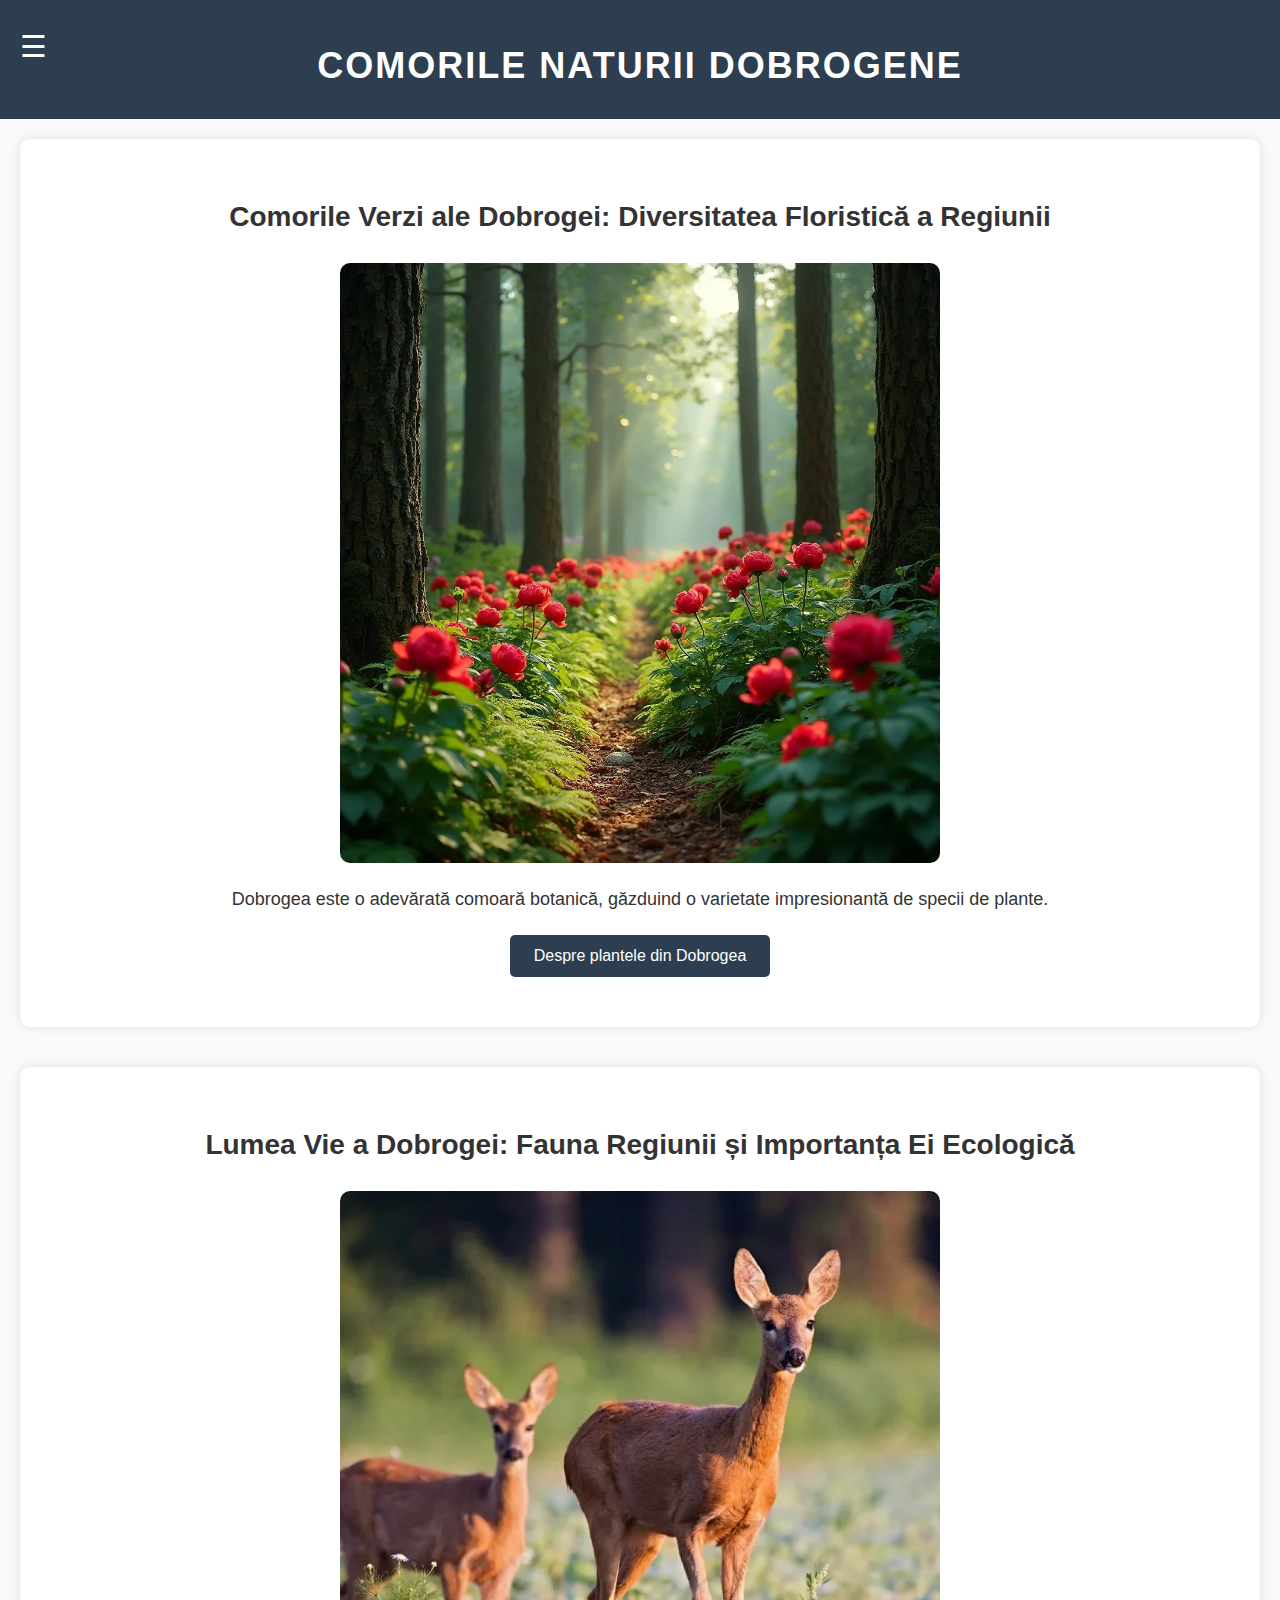
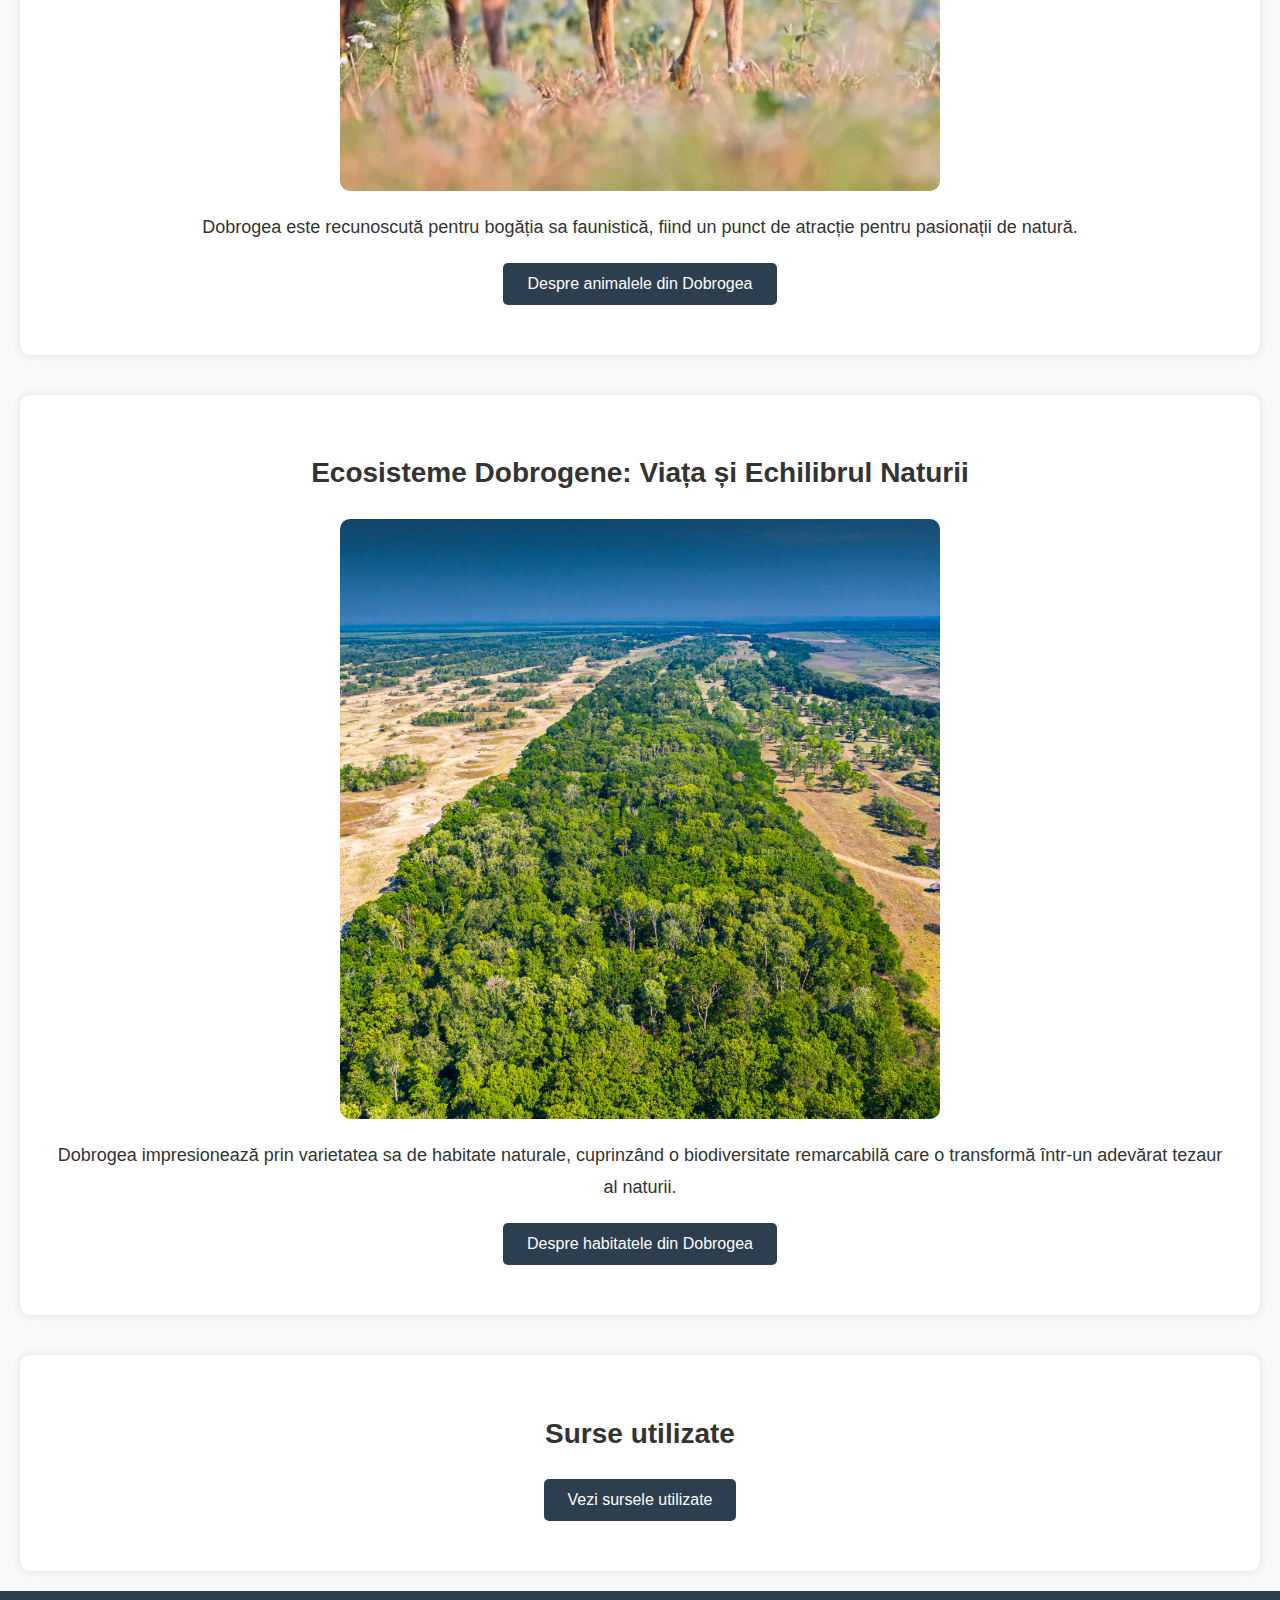
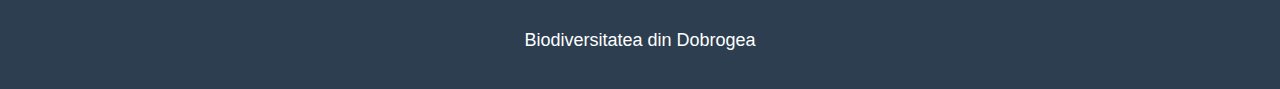
<file: index.html>
<!DOCTYPE html>
<html lang="ro">
<head>
    <meta charset="UTF-8">
    <title>Redirecționare...</title>
    <script>
        window.location.href = "Acasă.html";
    </script>
</head>
<body>
    <p>Dacă nu ești redirecționat automat, <a href="Acasă.html">apasă aici</a>.</p>
</body>
</html>
</file>
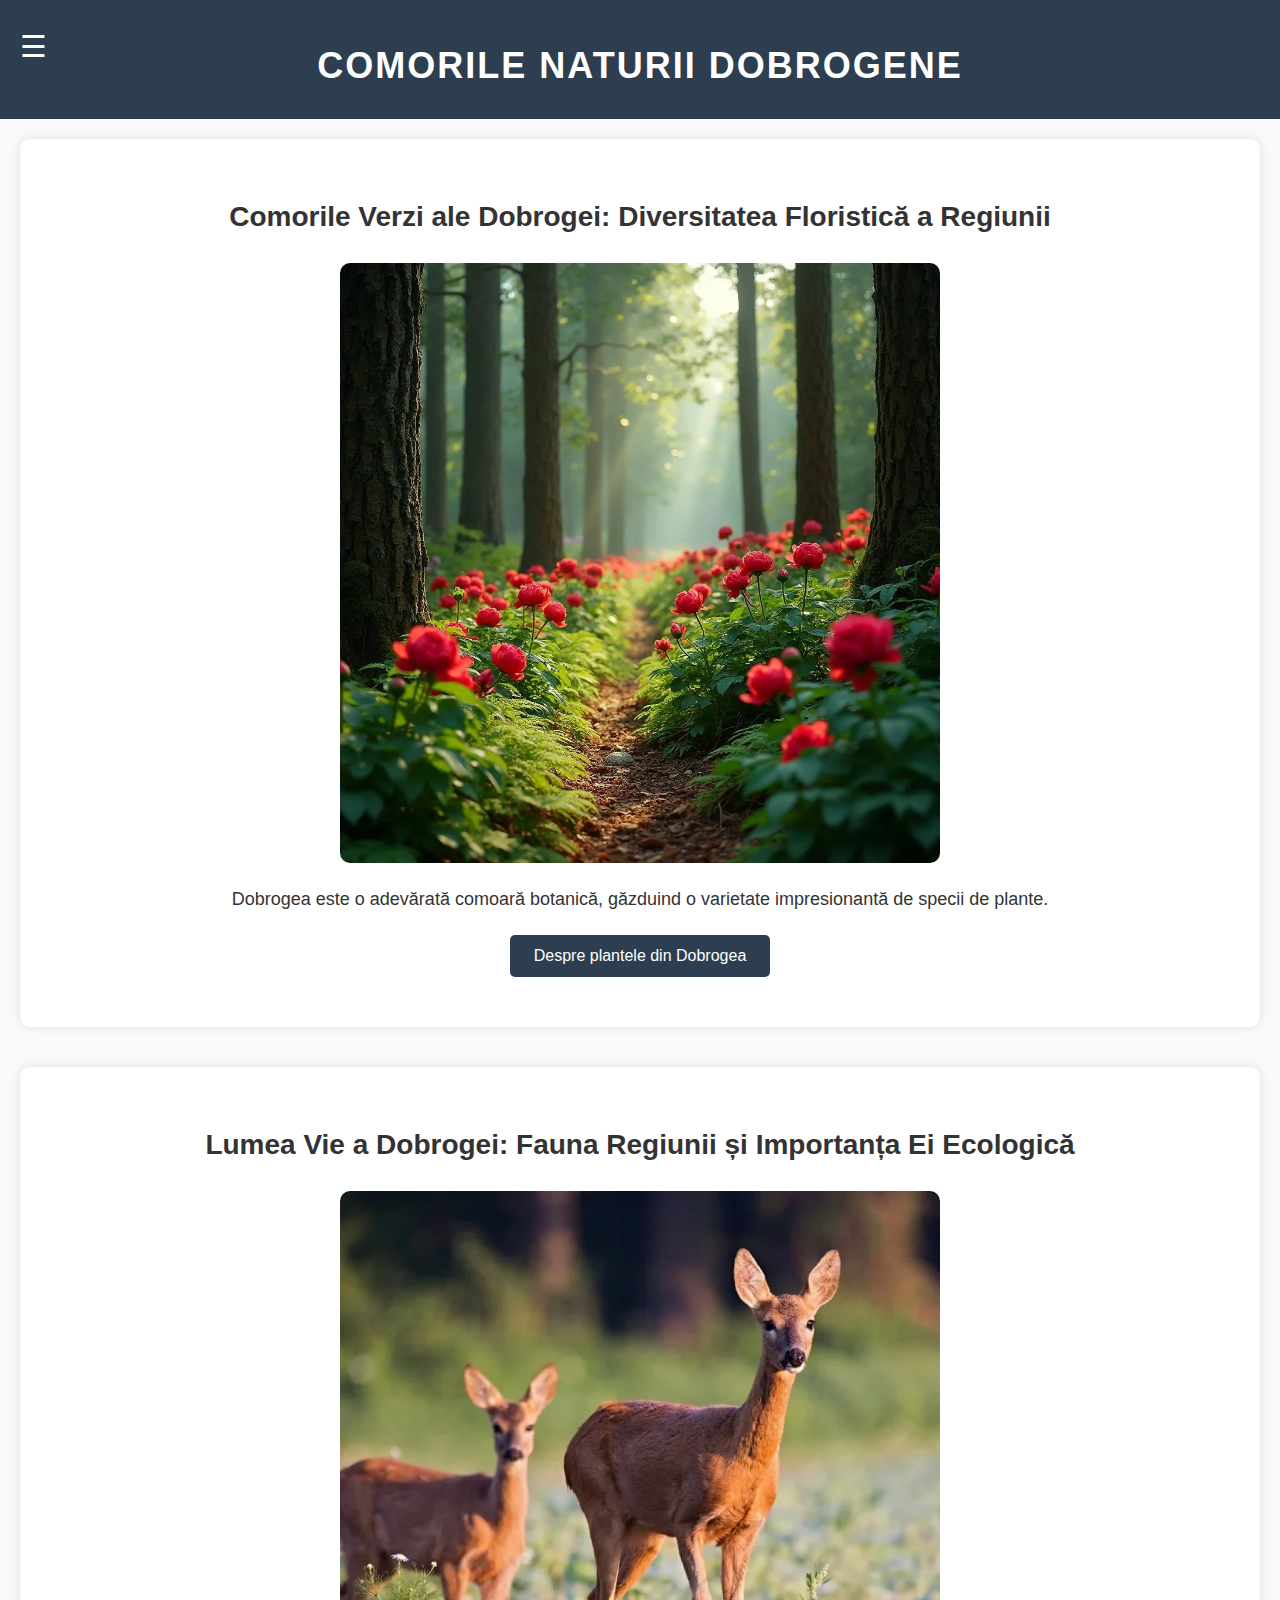
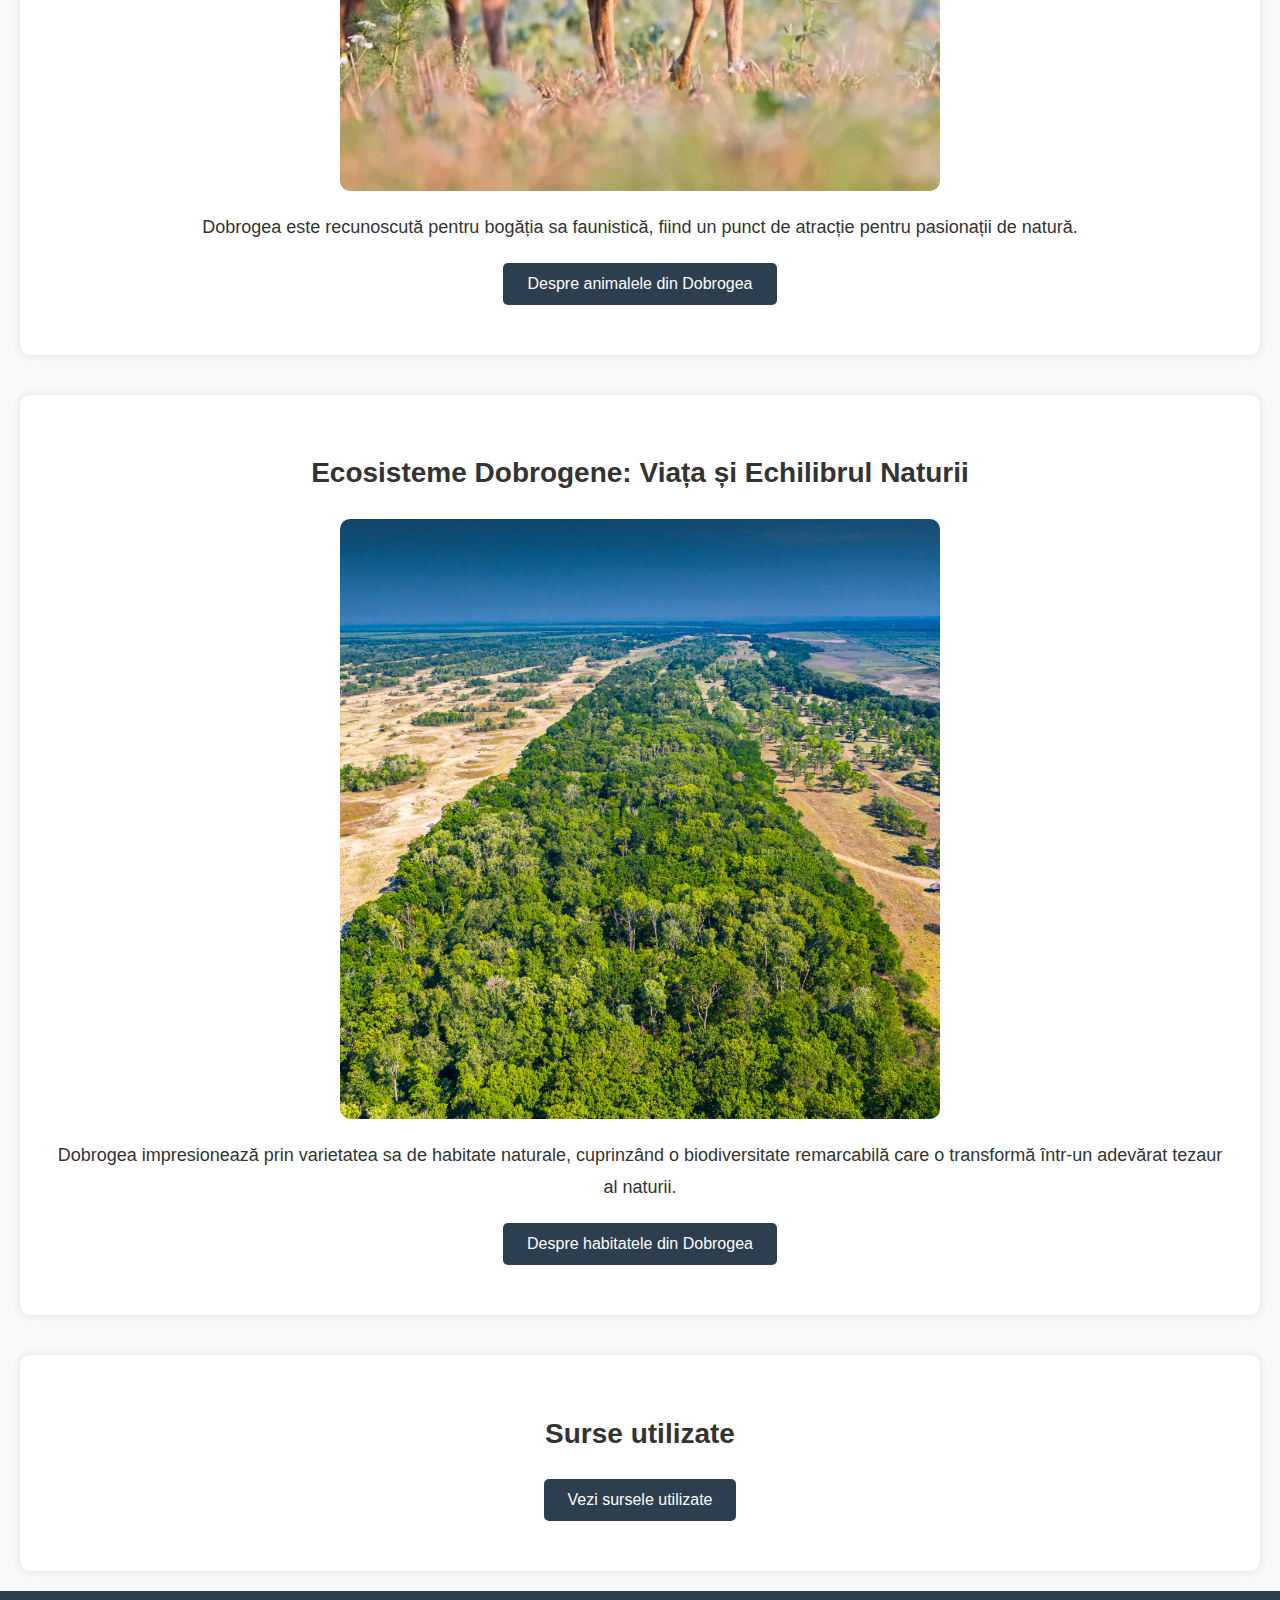
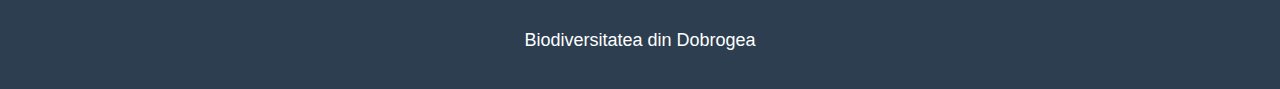
<file: Acasă.html>
<!DOCTYPE html>
<html lang="ro">
<head>
    <meta charset="UTF-8">
    <meta name="viewport" content="width=device-width, initial-scale=1.0">
    <title>Biodiversitatea din Dobrogea</title>
    <link rel="stylesheet" href="CSS/style.css">
</head>
<body>

    <header id="header">
        <h1>Comorile Naturii Dobrogene</h1>
        <div id="hamburger-menu-container">
            <div id="hamburger-menu" onclick="toggleMenu()">
                &#9776; <!-- Simbolul hamburger -->
            </div>
            <nav class="menu">
                <ul>
                    <li><a href="Acasă.html">Acasă</a></li>
                    <li><a href="HTML/Plante.html">Plante</a></li>
                    <li><a href="HTML/Animale.html">Animale</a></li>
                    <li><a href="HTML/Habitate.html">Habitate</a></li>
                    <li><a href="HTML/Surse.html">Surse</a></li>
                </ul>
            </nav>
        </div>
    </header>    
    <script src="JS/script-meniu.js"></script>

    <!--<section id="biodiversitatea-in-dobrogea">
        <h2>Despre Dobrogea</h2>
        <p>Dobrogea este o regiune impresionantă, recunoscută pentru biodiversitatea sa unică.</p>
    </section>-->

    <section id="plante">
        <h2>Comorile Verzi ale Dobrogei: Diversitatea Floristică a Regiunii</h2>
        <img src="poze/pornire/plante.png" alt="Flora Dobrogei">
        <p>
            Dobrogea este o adevărată comoară botanică, găzduind o varietate impresionantă de specii de plante.
        </p>
        <button onclick="location.href='HTML/Plante.html'">Despre plantele din Dobrogea</button>
    </section>

    <section id="animale">
        <h2>Lumea Vie a Dobrogei: Fauna Regiunii și Importanța Ei Ecologică</h2>
        <img src="poze/pornire/animale.webp" alt="Fauna Dobrogei">
        <p>
            Dobrogea este recunoscută pentru bogăția sa faunistică, fiind un punct de atracție pentru pasionații de natură.
        </p>
        <button onclick="location.href='HTML/Animale.html'">Despre animalele din Dobrogea</button>
    </section>
    
    <section id="habitate">
        <h2>Ecosisteme Dobrogene: Viața și Echilibrul Naturii</h2>
        <img src="poze/pornire/habitate.png" alt="Habitate naturale din Dobrogea">
        <p>
            Dobrogea impresionează prin varietatea sa de habitate naturale, cuprinzând o biodiversitate remarcabilă care o transformă într-un adevărat tezaur al naturii.
        </p>
        <button onclick="location.href='HTML/Habitate.html'">Despre habitatele din Dobrogea</button>
    </section>

    <section id="resurse">
        <h2>Surse utilizate</h2>
        <button onclick="location.href='HTML/Surse.html'">Vezi sursele utilizate</button>
    </section>

    <footer>
        <p>Biodiversitatea din Dobrogea</p>
    </footer>

    

</body>
</html>
</file>
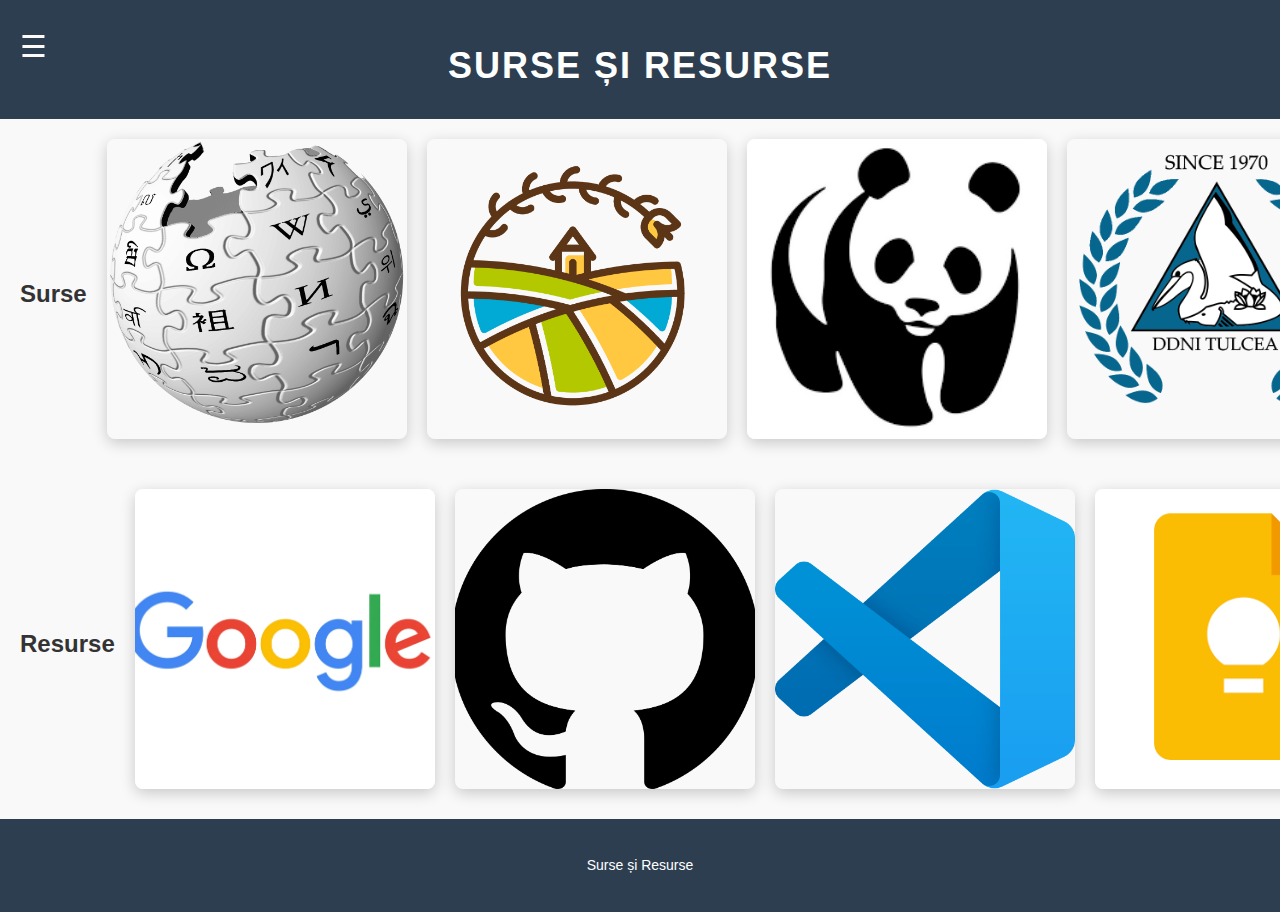
<file: HTML/Surse.html>
<!DOCTYPE html>
<html lang="ro">
<head>
    <meta charset="UTF-8">
    <meta name="viewport" content="width=device-width, initial-scale=1.0">
    <title>Lumea Vie a Dobrogei: Fauna Regiunii și Importanța Ei Ecologică</title>
    <link rel="stylesheet" href="../CSS/resurse.css">
</head>
<body>
    <main>
        <header>
            <h1>Surse și Resurse</h1>
            <div id="hamburger-menu-container">
                <div id="hamburger-menu" onclick="toggleMenu()">
                    &#9776; <!-- Simbolul hamburger -->
                </div>
                <nav class="menu">
                    <ul>
                        <li><a href="../Acasă.html">Acasă</a></li>
                        <li><a href="Plante.html">Plante</a></li>
                        <li><a href="Animale.html">Animale</a></li>
                        <li><a href="Habitate.html">Habitate</a></li>
                        <li><a href="Surse.html">Surse</a></li>
                    </ul>
                </nav>
            </div>
        </header>

        

        <aside id="sursa-secundara">
            <h2>Surse</h2>
            <div class="image-container">
                <a href="https://www.wikipedia.org" target="_blank">
                    <img src="../poze/resurse/wikipedia.png" alt="wikipedia" class="imagine" title="Wikipedia">
                </a>
                <div class="tooltip">
                    <a href="https://www.wikipedia.org" target="_blank">Wikipedia</a>
                </div>
            </div>
            <div class="image-container">
                <a href="https://campiadintrelacuri.ro/natura/" target="_blank">
                    <img src="../poze/resurse/campia.png" alt="campia" class="campia" title="Câmpia dintre lacuri">
                </a>
                <div class="tooltip">
                    <a href="https://campiadintrelacuri.ro/natura/" target="_blank">Câmpia dintre lacuri</a>
                </div>
            </div>
            <div class="image-container">
                <a href="https://wwf.ro/ce-facem/" target="_blank">
                    <img src="../poze/resurse/WWF.png" alt="WWF" class="imagine" title="WWF">
                </a>
                <div class="tooltip">
                    <a href="https://wwf.ro/ce-facem/" target="_blank">WWF</a>
                </div>
            </div>
            <div class="image-container">
                <a href="https://ddni.ro/wps/ro/acasa/#WEBGIS" target="_blank">
                    <img src="../poze/resurse/ddni.png" alt="DDNI" class="imagine" title="DDNI">
                </a>
                    <div class="tooltip">
                        <a href="https://ddni.ro/wps/ro/acasa/#WEBGIS" target="_blank">DDNI</a>
                    </div>
            </div>
            
        </aside>

        <aside id="resursa-secundara">
            <h2>Resurse</h2>
            <div class="image-container">
                <a href="https://images.google.com" target="_blank">
                    <img src="../poze/resurse/google.webp" alt="google images" class="imagine" title="Google Images">
                </a>
                <div class="tooltip">
                    <a href="https://images.google.com" target="_blank">Google Images</a>
                </div>
            </div>
            <div class="image-container">
                <a href="https://github.com/" target="_blank">
                    <img src="../poze/resurse/github.png" alt="github" class="imagine" title="GitHub">
                </a>
                <div class="tooltip">
                    <a href="https://github.com/" target="_blank">GitHub</a>
                </div>
            </div>
            <div class="image-container">
                <a href="https://code.visualstudio.com/" target="_blank">
                    <img src="../poze/resurse/Visual_Studio_Code.png" alt="Visual Studio Code" class="imagine" title="Visual Studio Code">
                </a>
                <div class="tooltip">
                    <a href="https://code.visualstudio.com/" target="_blank">Visual Studio Code</a>
                </div>
            </div>
            <div class="image-container">
                <a href="https://keep.google.com/" target="_blank">
                    <img src="../poze/resurse/keep.png" alt="Keep" class="imagine" title="Keep">
                </a>
                <div class="tooltip">
                    <a href="https://keep.google.com/" target="_blank">Keep</a>
                </div>
            </div>
            
        </aside>

        <footer>
            <p>Surse și Resurse</p>
        </footer>
    </main>

    <script src="../JS/script-meniu.js"></script>
</body>
</html>
</file>
<file: CSS/style.css>
/* Stil pentru întregul site */
body {
    font-family: 'Arial', sans-serif;
    line-height: 1.8;
    margin: 0;
    padding: 0;
    display: flex;
    flex-direction: column;
    background-color: #f9f9f9;
    color: #333;
}

/* Stil pentru antet și navigație */
header {
    background-color: #2c3e50;
    color: white;
    padding: 10px;
    text-align: center;
    position: sticky;
    top: 0;
    z-index: 1000;
}

h1 {
    text-align: center;
    font-size: 36px;
    font-weight: bold;
    margin-bottom: 10px;
    color: white; /* Setează culoarea titlului la alb pentru a fi vizibil pe fundalul închis */
    text-transform: uppercase;
    letter-spacing: 2px;
}

#hamburger-menu {
    font-size: 30px;
    cursor: pointer;
    color: rgb(254, 250, 250);
    position: fixed;
    top: 20px;
    left: 20px;
    z-index: 1300;
}

/* Stil pentru butonul Acasă */
#home-button {
    font-size: 30px;
    cursor: pointer;
    color: rgb(254, 250, 250);
    position: fixed;
    top: 20px;
    right: 20px;
    z-index: 1200;
}

/* Meniul hamburger care este ascuns inițial */
.menu {
    display: none;
    position: fixed;
    top: 0;
    left: 0;
    background: rgba(44, 62, 80, 0.8);
    width: 300px;
    height: 100%;
    box-shadow: 0 0 15px rgba(0, 0, 0, 0.3);
    border-radius: 5px;
    z-index: 1250;
    opacity: 0;
    transition: opacity 0.3s ease-in-out;
}

/* Meniul vizibil atunci când este activ */
.menu.active {
    display: block;
    opacity: 1;
}

/* Stil pentru elementele din meniu */
.menu ul {
    list-style: none;
    padding: 0;
    margin: 0;
}

/* Aplicați spațiere doar pentru butoane */
.menu ul li a {
    display: block;
    color: white;
    text-decoration: none;
    padding: 20px 30px;
    font-size: 24px;
    transition: background 0.3s;
    border-bottom: 1px solid rgba(255, 255, 255, 0.1);
    margin-top: 25px;
}

.menu ul li a:first-child {
    margin-top: 0;
}

.menu ul li a:hover {
    background: rgba(26, 188, 156, 0.7);
}

/* Media Queries pentru dispozitive mobile */
@media (max-width: 768px) {
    section, aside {
        width: 100%;
        margin: 0;
    }
    .imagine {
        width: 100%;
    }
}

/* Stil pentru secțiuni */
section {
    padding: 30px;
    margin: 20px;
    background: white;
    border-radius: 10px;
    box-shadow: 0 0 10px rgba(0, 0, 0, 0.1);
}

section img {
    width: 100%;
    max-width: 600px;
    display: block;
    margin: 20px auto;
    border-radius: 10px;
}

h2 {
    text-align: center;
    font-size: 28px;
    margin-bottom: 15px;
}

/* Stil pentru paragrafe */
p {
    text-align: center;
    font-size: 18px;
}

/* Stil pentru butoane */
button {
    display: block;
    margin: 20px auto;
    padding: 12px 24px;
    background: #2c3e50;
    color: white;
    border: none;
    border-radius: 5px;
    cursor: pointer;
    font-size: 16px;
    transition: background 0.3s;
}

button:hover {
    background: #1a252f;
}

/* Stil pentru footer */
footer {
    text-align: center;
    padding: 15px;
    background: #2c3e50;
    color: white;
}

/* Efect de derulare lină între secțiuni */
html {
    scroll-behavior: smooth;
}
</file>
<file: CSS/resurse.css>
body {
    font-family: 'Arial', sans-serif;
    line-height: 1.8;
    margin: 0;
    padding: 0;
    display: flex;
    flex-direction: column;
    background-color: #f9f9f9;
    color: #333;
    min-height: 100vh; /* Asigură înălțimea minimă de 100% a ferestrei */
}

main {
    display: flex;
    flex-direction: column;
    flex-grow: 1; /* Permite extinderea secțiunii principale pentru a umple spațiul */
}

header {
    background-color: #2c3e50;
    color: white;
    padding: 10px;
    text-align: center;
    position: sticky;
    top: 0;
    z-index: 1000;
}

h1 {
    text-align: center;
    font-size: 36px;
    font-weight: bold;
    margin-bottom: 10px;
    color: white;
    text-transform: uppercase;
    letter-spacing: 2px;
}

#hamburger-menu {
    font-size: 30px;
    cursor: pointer;
    color: rgb(254, 250, 250);
    position: fixed;
    top: 20px;
    left: 20px;
    z-index: 1300;
}

/* Stil pentru butonul Acasă */
#home-button {
    font-size: 30px;
    cursor: pointer;
    color: rgb(254, 250, 250);
    position: fixed;
    top: 20px;
    right: 20px;
    z-index: 1200;
}

/* Meniul hamburger care este ascuns inițial */
/* Meniul hamburger care este ascuns inițial */
/* Meniul hamburger care este ascuns inițial */
.menu {
    display: none;
    position: fixed;
    top: 0;
    left: 0;
    background: rgba(44, 62, 80, 0.8);
    width: auto;
    height: auto;
    width: auto;
    box-shadow: 0 0 15px rgba(0, 0, 0, 0.3);
    border-radius: 5px;
    z-index: 1250;
    opacity: 0;
    transition: opacity 0.3s ease-in-out;
    margin-top: 60px; /* Reducem distanța la un sfert din valoarea inițială */
}

/* Meniul vizibil atunci când este activ */
.menu.active {
    display: block;
    opacity: 1;
    margin-top: 60px; /* Menținem aceleași valori reduse */
}

/* Stil pentru elementele din meniu */
.menu ul {
    list-style: none;
    padding: 0;
    margin: 0;
    margin-top: 12px; /* Reducem distanța între elementele din meniu */
}

.menu ul li a {
    display: block;
    color: white;
    text-decoration: none;
    padding: 15px 30px; /* Păstrăm hitbox-ul mic */
    font-size: 24px;
    transition: background 0.3s;
    border-bottom: 1px solid rgba(255, 255, 255, 0.1); /* Linii de separare între elemente */
}

.menu ul li a:hover {
    background: rgba(26, 188, 156, 0.7);
}


/* Media Queries pentru dispozitive mobile */
@media (max-width: 768px) {
    section, aside {
        width: 100%;
        margin: 0;
    }
    .imagine {
        width: 100%;
    }
}

footer {
    text-align: center;
    padding: 20px;
    background: #2c3e50;
    color: white;
    font-size: 14px;
    margin-top: auto; /* Asigură că footer-ul este împins în partea de jos */
}

#sursa-secundara, #resursa-secundara {
    display: flex;
    align-items: center;
    padding: 20px;
    gap: 20px;
}

.image-container {
    position: relative;
}

.imagine, .campia {
    width: 300px;
    height: 300px;
    object-fit: cover;
    border-radius: 8px;
    box-shadow: 0 4px 15px rgba(0, 0, 0, 0.2);
    transition: transform 0.3s ease-in-out;
}

.imagine:hover, .campia:hover {
    transform: scale(1.05);
}

.tooltip {
    visibility: hidden;
    opacity: 0;
    position: absolute;
    bottom: 10px;
    left: 50%;
    transform: translateX(-50%);
    background-color: rgba(0, 0, 0, 0.7);
    color: white; /* Culoare implicită a textului */
    padding: 5px 10px;
    border-radius: 5px;
    font-size: 14px;
    transition: opacity 0.3s ease, visibility 0.3s ease, color 0.3s ease;
}

.image-container:hover .tooltip {
    visibility: visible;
    opacity: 1;
}
</file>
